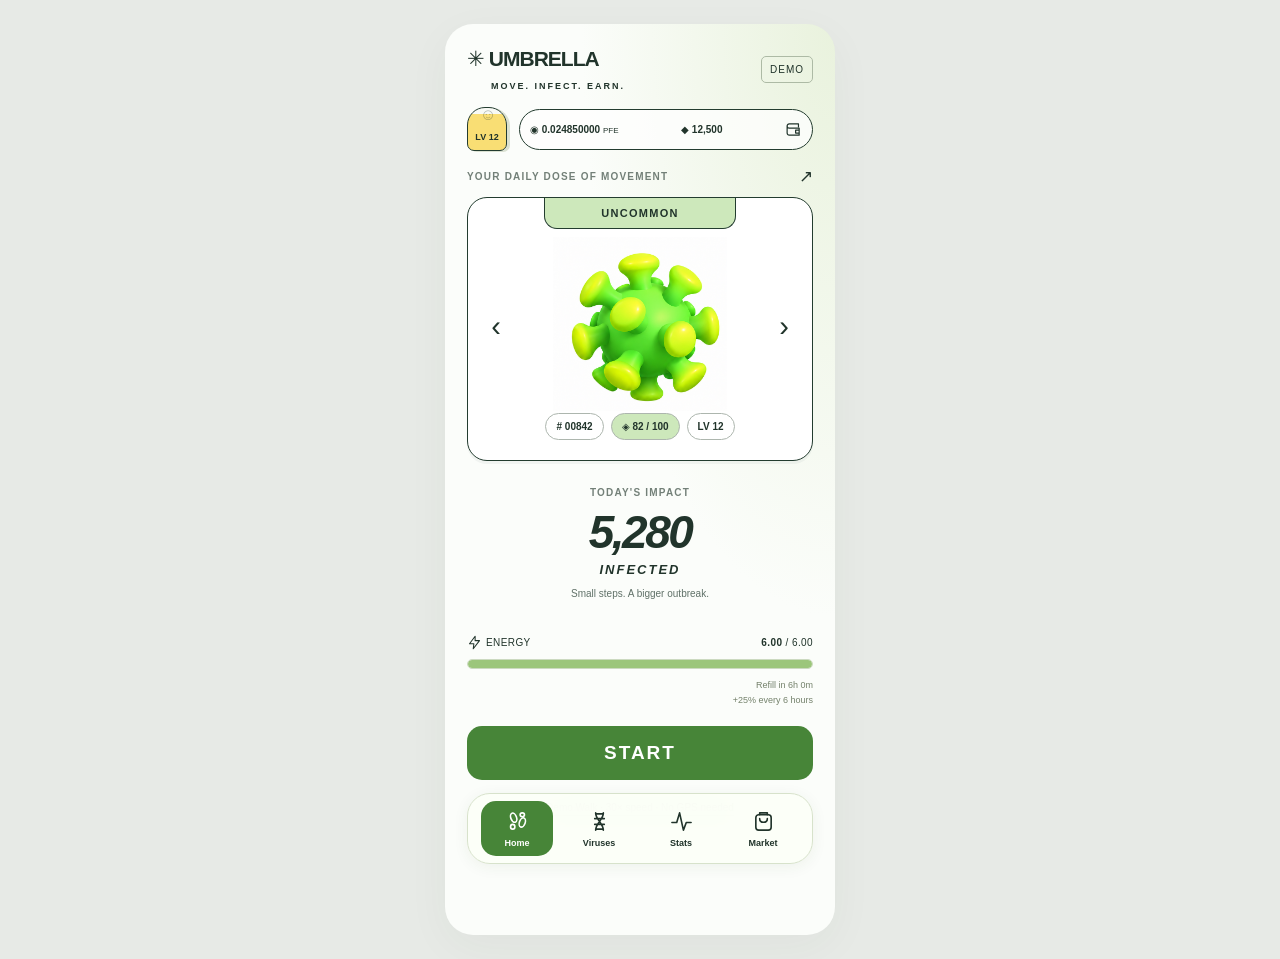
<file: index.html>
<!doctype html>
<html lang="en">
<head>
  <meta charset="utf-8">
  <meta name="viewport" content="width=device-width, initial-scale=1, viewport-fit=cover">
  <meta name="theme-color" content="#f6faf3">
  <meta name="description" content="UMBRELLA fitness demo. Move. Infect. Earn.">
  <title>UMBRELLA — Move. Infect. Earn.</title>
  <link rel="stylesheet" href="./fitness.css">
  <script type="module" src="./fitness.mjs"></script>
</head>
<body>
  <div class="app" id="app">
    <header class="header">
      <div class="brand-row"><a class="brand" href="#home" aria-label="UMBRELLA Home"><span class="brand-name">✳ UMBRELLA</span><span class="tagline">MOVE. INFECT. EARN.</span></a><button class="demo-tag" data-action="about">DEMO</button></div>
      <div class="account-row"><button class="profile" data-action="about" aria-label="Profile and demo settings"><span class="profile-face">☺</span><span>LV 12</span></button><button class="wallet" data-action="wallet" aria-label="Open wallet"><span>◉ <b id="pfe-balance">0.024850000</b> <small>PFE</small></span><span>◆ <b id="umb-balance">12,500</b></span><span id="wallet-icon"></span></button></div>
    </header>
    <main id="main" tabindex="-1"></main>
    <nav class="navigation" aria-label="Main navigation"></nav>
  </div>
  <dialog id="dialog" aria-labelledby="dialog-title"><div class="dialog-top"><h2 id="dialog-title"></h2><button class="icon-button" data-action="close-dialog" aria-label="Close">×</button></div><div id="dialog-content"></div></dialog>
  <div class="toast" id="toast" role="status"></div>
  <noscript>This interactive demo needs JavaScript. <a href="./umbrella.html">Open the original demo.</a></noscript>
</body>
</html>
</file>
<file: fitness.css>
:root{font-family:Arial,Helvetica,sans-serif;color:#21342b;background:#e7eae6;font-synthesis:none;--green:#478538;--line:#233c2f;--muted:#738078;--safe:env(safe-area-inset-bottom,0px)}
*{box-sizing:border-box}body{margin:0}button,a,input,select{-webkit-tap-highlight-color:transparent}button,input,select{font:inherit}button,a{touch-action:manipulation}button{color:inherit;cursor:pointer}button:disabled{cursor:not-allowed;opacity:.45}button{border:0;background:none}button:focus-visible,a:focus-visible,select:focus-visible,input:focus-visible{outline:3px solid #5c963e;outline-offset:4px}a{color:inherit}button:hover:not(:disabled){filter:brightness(.96)}
.app{position:relative;max-width:390px;min-height:calc(100dvh - 48px);margin:24px auto;background:radial-gradient(ellipse at 100% 0%,#e9f2dd 0,transparent 46%),#fbfdfa;border-radius:28px;box-shadow:0 12px 45px #2c47330b;overflow:clip;padding-bottom:110px}.header{padding:23px 22px 0}.brand-row{display:flex;align-items:center;justify-content:space-between}.brand{text-decoration:none;display:block}.brand-name{font-size:21px;font-weight:850;letter-spacing:-1px;white-space:nowrap}.tagline{display:block;font-size:9px;letter-spacing:2px;font-weight:700;margin:10px 0 0 24px}.demo-tag{border:1px solid #adbaa5;border-radius:5px;font-size:10px;letter-spacing:1px;padding:7px 8px}.account-row{display:flex;gap:12px;align-items:center;margin-top:16px}.profile{position:relative;flex-shrink:0;border:1.5px solid var(--line);border-radius:18px 18px 7px 7px;background:linear-gradient(#f8faf5 14%,#f9de74 14%);width:40px;height:44px;font-size:9px;font-weight:700;display:grid;place-content:end center;padding-bottom:8px;box-shadow:3px 1px 0 #dae1d1}.profile-face{position:absolute;font-size:16px;top:-2px;left:12px;opacity:.35}.wallet{min-width:0;flex:1;display:flex;gap:6px;justify-content:space-between;align-items:center;border:1.5px solid var(--line);border-radius:24px;background:#ffffffbd;padding:11px 10px;font-size:10px;white-space:nowrap}.wallet b{font-weight:750}.wallet small{font-size:8px}.wallet svg{width:17px;height:17px;display:block}
main{padding:15px 22px 0;outline:none}.eyebrow{font-size:10px;letter-spacing:1.2px;color:var(--muted);font-weight:700;line-height:1.5}.section-label{display:flex;align-items:center;justify-content:space-between;margin-bottom:10px}.section-label .arrow{font-size:17px;font-weight:400}.virus-card{position:relative;border:1.5px solid var(--line);border-radius:20px;background:#fff;min-height:264px;box-shadow:0 3px 0 #263f2c0b;display:flex;flex-direction:column;align-items:center;overflow:hidden}.rarity{border:1px solid var(--line);border-top:0;border-radius:0 0 13px 13px;background:var(--rarity,#cde8bb);width:56%;padding:9px;text-align:center;font-size:11px;letter-spacing:1.3px;font-weight:750}.art-button{padding:8px 0 0;line-height:0}.virus-art{display:block;width:174px;height:174px;background-image:url('./assets/viruses-playful.png');background-size:200% 200%;background-repeat:no-repeat;mix-blend-mode:multiply}.art-0{background-position:0 0}.art-1{background-position:100% 0}.art-2{background-position:0 100%}.art-3{background-position:100% 100%}.carousel-arrow{position:absolute;top:104px;width:44px;height:48px;font-size:29px;font-weight:300;display:grid;place-content:center}.carousel-arrow.prev{left:6px}.carousel-arrow.next{right:6px}.pills{display:flex;gap:7px;justify-content:center;margin:2px 0 14px}.pill{border:1px solid #adb6ae;border-radius:20px;padding:7px 10px;font-size:10px;font-weight:700;background:#fff}.pill.durability{background:var(--rarity,#dfedcb)}.impact{text-align:center;padding:24px 0 33px}.impact .number{font-size:46px;font-weight:850;font-style:italic;letter-spacing:-2.5px;margin:5px 0 0;line-height:1.2}.impact .infected{font-size:13px;letter-spacing:2px;font-weight:750;font-style:italic;margin-top:2px}.caption{font-size:10px;color:#607168;line-height:1.6;margin:9px 0 0}.energy-label{display:flex;align-items:center;justify-content:space-between;font-size:10px;letter-spacing:.4px}.energy-label span:first-child{display:flex;align-items:center;gap:4px}.energy-label svg{width:15px;height:15px}.energy-track{height:10px;border:1px solid #ccdac0;background:#edf2e8;border-radius:10px;overflow:hidden;margin:9px 0}.energy-fill{display:block;height:100%;background:#9cc67b;border-radius:10px;transition:width .2s}.refill{text-align:right;font-size:9px;color:#74816b;line-height:1.7}.primary{display:block;width:100%;border-radius:15px;background:var(--green);color:#fff;font-size:14px;letter-spacing:1px;font-weight:700;padding:16px 12px;margin-top:17px}.start-button{font-size:19px;letter-spacing:2px}.text-button{display:block;margin:10px auto 0;padding:10px 0;font-size:10px;color:#6c7c68;line-height:1.5;text-decoration:underline;text-underline-offset:4px}.navigation{position:fixed;z-index:10;bottom:calc(36px + var(--safe));left:50%;transform:translateX(-50%);width:346px;display:grid;grid-template-columns:repeat(4,1fr);gap:10px;background:#fcfff8eb;backdrop-filter:blur(16px);border:1px solid #d7e2cb;border-radius:23px;padding:7px 13px;box-shadow:0 3px 15px #354d2610}.nav-link{min-height:55px;display:flex;align-items:center;justify-content:center;flex-direction:column;gap:5px;border-radius:15px;text-decoration:none;font-size:9px;font-weight:700}.nav-link svg{width:23px;height:23px}.nav-link[aria-current=page]{background:var(--green);color:white}.icon{width:22px;height:22px;fill:none;stroke:currentColor;stroke-width:1.7;stroke-linecap:round;stroke-linejoin:round}.icon-button{width:40px;height:40px;display:grid;place-items:center;font-size:24px;flex-shrink:0}.page-heading{font-size:27px;letter-spacing:-1px;margin:8px 0 19px;font-weight:750}.page-heading-row{display:flex;align-items:center;justify-content:space-between;gap:5px}.badge{font-size:9px;letter-spacing:1px;border:1px solid #c4cebd;border-radius:6px;padding:6px 8px;white-space:nowrap}.notice{padding:12px 14px;background:#edf3e6;border:1px solid #dbe6d0;border-radius:12px;font-size:11px;line-height:1.65;color:#5c6e51;margin:14px 0}.tabs{display:flex;gap:20px;border-bottom:1px solid #dce4d5;margin:10px 0 18px}.tab{padding:10px 1px;font-size:14px;font-weight:700}.tab.active{border-bottom:2px solid var(--green)}.filters{display:flex;gap:7px;margin:14px 0}select,input{min-width:0;width:100%;background:#fff;border:1px solid #d7dfd1;border-radius:10px;padding:10px;font-size:11px;color:var(--line)}.grid{display:grid;grid-template-columns:1fr 1fr;gap:12px}.collection-card{position:relative;min-width:0;background:#fff;border:1px solid #d1dcc8;border-radius:16px;padding:12px 9px;text-align:left}.collection-card.selected{border:1.5px solid var(--green);background:#f5f9ef}.collection-card .virus-art{width:125px;height:125px;max-width:100%;aspect-ratio:1;height:auto;margin:auto}.collection-card .rarity-label{font-size:9px;font-weight:700;letter-spacing:1px}.collection-card .meta{display:flex;justify-content:space-between;font-size:10px;font-weight:700}.active-label{font-size:8px;background:#478538;color:white;padding:4px 6px;border-radius:6px;position:absolute;right:8px;top:29px}.collection-card .caption{font-size:9px}.collection-card .energy-track{height:5px}.attributes{display:flex;justify-content:space-between;font-size:10px;line-height:1.7}.stats-hero{border:1px solid #ccdcbc;border-radius:19px;background:#eaf2df;padding:22px;text-align:center}.stats-hero .number{font-size:46px;font-weight:800;letter-spacing:-2px}.stats-grid{display:grid;grid-template-columns:1fr 1fr;gap:10px;margin:12px 0}.stat{background:#fff;border:1px solid #dae3d3;padding:15px 12px;border-radius:13px;min-width:0}.stat .value{display:block;font-size:19px;font-weight:750;margin-top:8px;overflow-wrap:anywhere}.stat .eyebrow{font-size:9px}.subheading{font-size:15px;margin:25px 0 13px}.chart{display:flex;align-items:flex-end;justify-content:space-around;gap:8px;height:140px;background:#fff;border:1px solid #dbe4d5;border-radius:16px;padding:15px 10px}.bar-column{height:100%;flex:1;text-align:center;display:flex;flex-direction:column;justify-content:flex-end;gap:5px;font-size:9px;color:var(--muted)}.bar-column i{display:block;min-height:3px;width:100%;border-radius:5px;background:#b5d699}.bar-column:last-child i{background:var(--green)}.history-row{display:flex;align-items:center;justify-content:space-between;width:100%;gap:10px;padding:15px 0;border-bottom:1px solid #dce4d7;text-align:left;font-size:12px}.history-row small{display:block;color:var(--muted);font-size:9px;margin-top:5px}.history-row b{white-space:nowrap}.history-row>span:last-child{text-align:right}.secondary{width:100%;border:1px solid #b9c9ae;border-radius:13px;padding:13px;margin-top:10px;font-size:12px;font-weight:700}.empty{text-align:center;padding:30px 12px;color:var(--muted);font-size:12px;line-height:1.7}.detail-attributes{display:grid;grid-template-columns:1fr 1fr;gap:10px}.detail-attributes .stat{display:flex;justify-content:space-between;font-size:12px}.back-heading{display:flex;align-items:center;gap:4px;margin:4px 0 15px}.back-heading .page-heading{margin:0}.preview-tag{display:block;font-size:9px;color:#6e7c62;margin-top:10px}.price{font-size:13px;font-weight:700;margin-top:8px}.walk-surface{background:radial-gradient(ellipse at 50% 15%,#41603a,#203c27 75%);color:#f3f9e9;min-height:calc(100dvh - 48px);padding:20px 0 15px}.app.walking{padding-bottom:0;background:#203c27}.walking>.header,.walking>.navigation{display:none}.walking main{padding:0}.walk-header{display:flex;align-items:center;justify-content:space-between;padding:0 20px 22px;font-size:12px}.walk-header .icon-button{border-radius:50%;background:#132c2250}.live-dot{width:7px;height:7px;display:inline-block;background:#a8db75;border-radius:50%;margin-right:6px}.walk-bars{padding:20px 24px;background:#ffffff05;border-radius:0 0 25px 25px;display:grid;grid-template-columns:1fr 1fr;gap:24px}.walk-bars .eyebrow{color:#d4dfc4;font-size:9px}.walk-bars strong{display:block;margin:10px 0 15px}.walking .energy-track{height:7px;border:0;background:#ffffff28}.walk-bars>div:last-child .energy-fill{background:#ecda85}.walk-metrics{display:grid;grid-template-columns:repeat(3,1fr);text-align:center;margin:24px 12px}.walk-metrics strong{font-size:23px}.walk-metrics small{display:block;font-size:9px;letter-spacing:1px;margin-top:14px;color:#d4dfc4}.zone{text-align:center;font-size:9px;color:#c9d8bf;margin:25px 0}.zone-line{position:relative;width:60%;height:6px;background:linear-gradient(90deg,#768c70 25%,#acd27c 25%,#acd27c 70%,#768c70 70%);border-radius:5px;margin:0 auto 14px}.zone-line:after{content:'';position:absolute;width:4px;height:13px;background:#fff;top:-4px;left:50%;border-radius:2px}.walk-impact{text-align:center;padding:4px 0 20px}.walk-impact .eyebrow{color:#b5c9a6}.walk-impact .number{font-size:65px;font-weight:850;font-style:italic;letter-spacing:-3px;margin:12px 0 0}.walk-impact .infected{font-size:21px;font-style:italic;color:#c6d6ba;margin-top:6px}.walk-reward{text-align:center;color:#f3e393;font-size:25px;font-weight:750;margin:20px 0 35px}.walk-reward small{font-size:10px}.walk-footer{text-align:center;background:#7eb549;color:#203b25;padding:35px 20px 24px;clip-path:polygon(0 24px,50% 0,100% 24px,100% 100%,0 100%)}.walk-footer .eyebrow{color:#29452a;font-size:9px}.walk-footer .caption{color:#35532e}.walk-actions{display:flex;justify-content:center;gap:26px;margin-top:24px}.walk-actions button{display:flex;flex-direction:column;align-items:center;gap:9px;font-size:10px;min-width:65px}.walk-actions .round{border:1px solid #25452a;background:#f5f9e8;display:grid;place-items:center;border-radius:50%;width:58px;height:58px}.result-number{text-align:center;font-size:62px;font-weight:800;font-style:italic;letter-spacing:-3px;margin:18px 0 3px}.result-reward{padding:16px;background:#eaf2df;border-radius:15px;text-align:center;font-weight:700;margin:20px 0}.result-heading{text-align:center}.result-heading .caption{font-size:13px}.dialog-top{display:flex;align-items:center;justify-content:space-between;gap:8px}.dialog-top h2{font-size:21px;letter-spacing:-.5px;margin:0}.dialog-top .icon-button{font-weight:300}dialog{width:calc(100% - 40px);max-width:352px;padding:19px 22px 24px;border:1px solid #c6d4ba;border-radius:23px;background:#fbfdf8;color:var(--line);box-shadow:0 20px 70px #10261933}dialog::backdrop{background:#15241dc0;backdrop-filter:blur(4px)}dialog p{font-size:12px;line-height:1.8;color:#64705d}.balance-row{padding:18px 0;border-bottom:1px solid #d8e2cf;font-size:12px;display:flex;justify-content:space-between}.dialog-links{margin-top:18px;font-size:11px}.toast{position:fixed;left:50%;bottom:110px;transform:translate(-50%,15px);z-index:30;background:#203b2a;color:#fff;font-size:12px;line-height:1.6;padding:11px 17px;border-radius:12px;max-width:340px;width:max-content;opacity:0;pointer-events:none;transition:opacity .2s,transform .2s}.toast.show{opacity:1;transform:translate(-50%,0)}.footer-note{font-size:9px;text-align:center;color:var(--muted);line-height:1.6;margin:20px 0 0}
@media(max-width:440px){:root{background:#fbfdfa}.app{margin:0 auto;min-height:100dvh;border-radius:0;max-width:440px;padding-bottom:calc(102px + var(--safe))}.header{padding-top:calc(22px + env(safe-area-inset-top,0px))}.navigation{bottom:calc(12px + var(--safe));width:calc(100% - 44px);max-width:396px}.walk-surface{min-height:100dvh;padding-top:calc(20px + env(safe-area-inset-top,0px))}.walk-footer{padding-bottom:calc(25px + var(--safe))}.app.walking{padding-bottom:0}.virus-card{min-height:264px}.toast{max-width:calc(100% - 36px)}}
@media(prefers-reduced-motion:reduce){*{transition:none!important;scroll-behavior:auto!important}}
</file>
